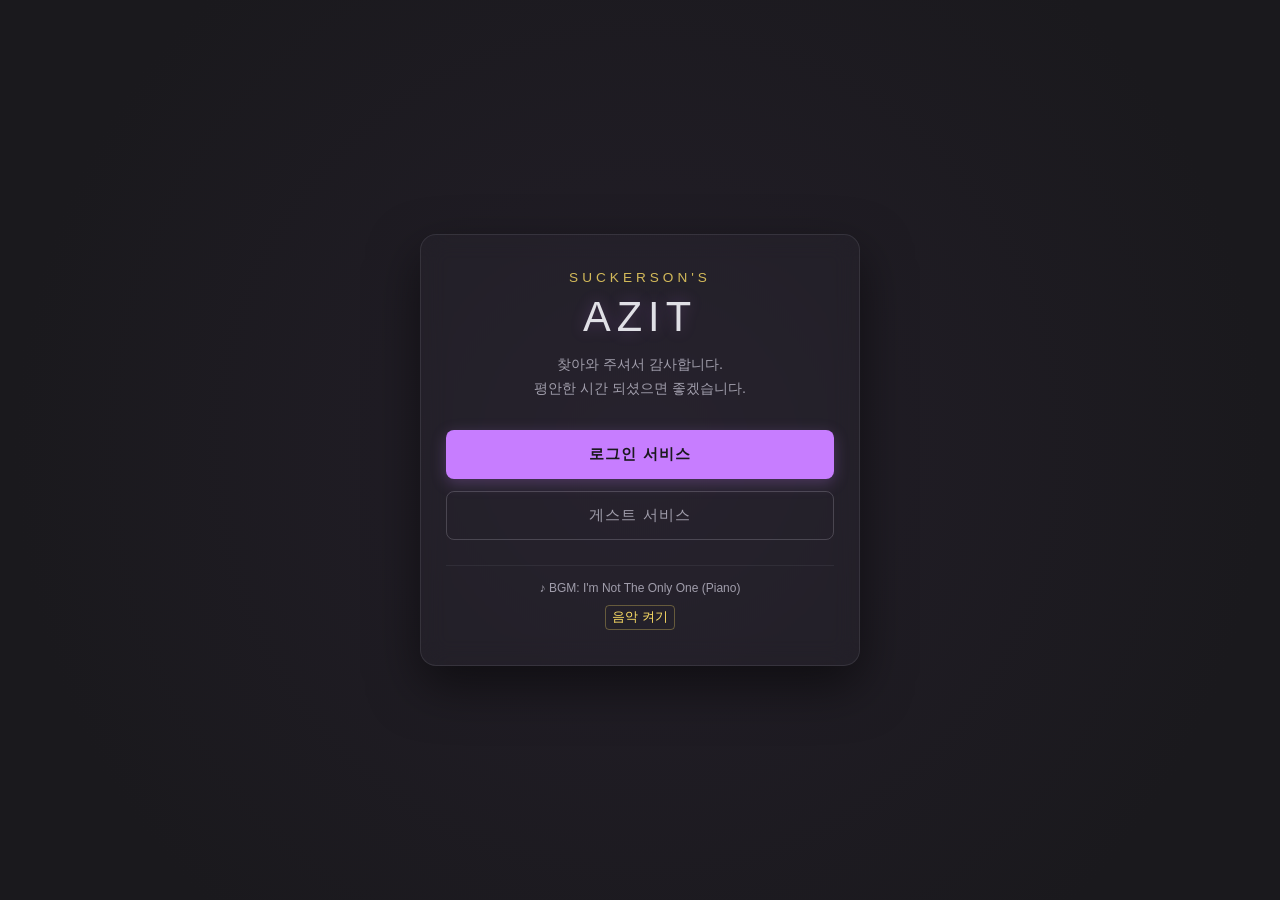
<file: src/main/resources/static/index.html>
<!DOCTYPE html>
<html lang="ko">
<head>
    <meta charset="UTF-8">
    <meta name="viewport" content="width=device-width, initial-scale=1.0">
    <title>MUZIK</title>
    <!-- cinema, cafe있음 space 구현중 -->
    <link rel="stylesheet" href="cinema.css">
</head>
<body>
<div class="vignette"></div>

<div class="container" id="content-area">
    <div class="brand-sub">suckerson's</div>
    <h1 class="brand-title">AZIT</h1>
    <p class="phrase">
        찾아와 주셔서 감사합니다.<br>
        평안한 시간 되셨으면 좋겠습니다.
    </p>

    <div class="button-group">
        <button type="button" onclick="navigateTo('login')" class="btn btn-login">로그인 서비스</button>
        <button onclick="showGuestMenu()" class="btn btn-guest">게스트 서비스</button>
    </div>

    <div class="music-player">
        <span>♪ BGM: I'm Not The Only One (Piano)</span>
        <button id="bgm-toggle" class="music-btn" onclick="toggleBGM()">음악 켜기</button>
    </div>


</div>


<div id="youtube-player"></div>

<script src="config.js"></script>
<script src="login.js"></script>
<script src="signup.js"></script>
<script src="gameMenu.js"></script>
<script src="index.js"></script>
</body>
</html>
</file>
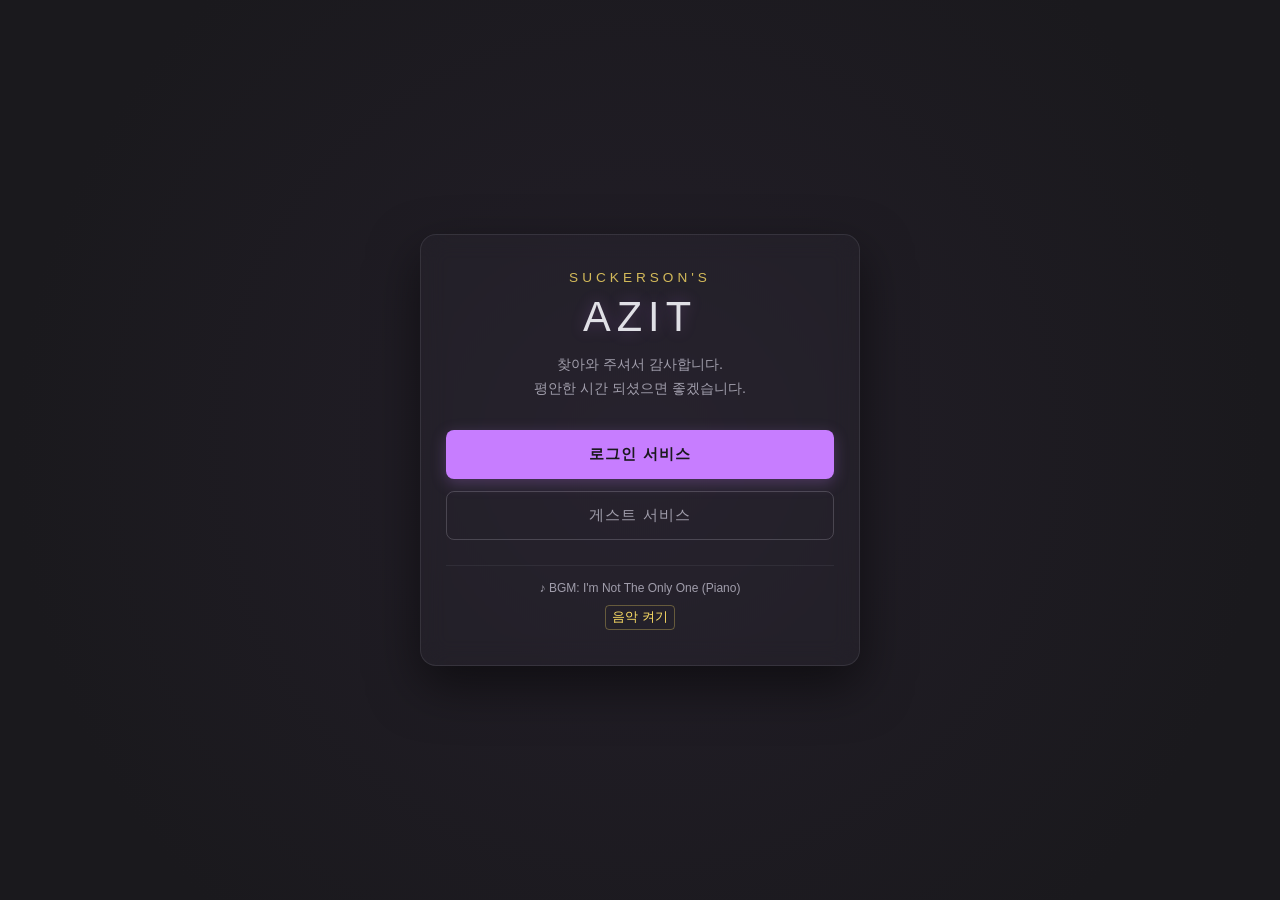
<file: src/main/resources/static/mafiaGame.html>
<!DOCTYPE html>
<html lang="ko">
<head>
    <meta charset="UTF-8">
    <title>MAFIA GAME - 대기실</title>
    <link rel="stylesheet" href="mafiaGame.css">
</head>
<body>
<header class="mafia-header">
    <div class="mafia-logo">
        MAFIA GAME
    </div>

    <div class="user-profile-bar">
    <span class="welcome-text">
        <b id="myInfo"
           onclick="location.href='mafiaMyPage.html'"
           style="cursor: pointer;">
            불러오는 중...
        </b>님 환영합니다!
    </span>

        <button type="button"
                id="gameMenuBtn"
                class="mafia-btn mafia-btn-dark">
            게임 메뉴
        </button>

        <button type="button"
                id="logoutBtn"
                class="mafia-btn mafia-btn-dark">
            로그아웃
        </button>
    </div>

</header>

<div class="mafia-container">
    <main class="main-content">

        <div class="content-header">
            <div class="section-title">
                ROOMS
            </div>

            <div class="room-actions">
                <button type="button"
                        id="refreshBtn"
                        class="mafia-btn mafia-btn-blood">
                    새로고침
                </button>

                <button type="button"
                        id="createRoomBtn"
                        class="mafia-btn mafia-btn-blood">
                    + 방 만들기
                </button>
            </div>
        </div>

        <div class="table-container">
            <table class="mafia-table">
                <thead>
                <tr>
                    <th>NO</th>
                    <th>방 제목</th>
                    <th>인원</th>
                    <th>상태</th>
                    <th>입장</th>
                </tr>
                </thead>

                <tbody id="roomListTable">
                <tr>
                    <td colspan="5">
                        방 목록을 불러오는 중...
                    </td>
                </tr>
                </tbody>
            </table>
        </div>

    </main>

    <aside class="sidebar">

        <div class="section-title friend-title">
            <span>FRIENDS</span>

            <button type="button"
                    class="mafia-btn mafia-btn-small"
                    onclick="location.href='friend.html?from=mafia'">
                관리
            </button>
        </div>

        <div class="friend-list" id="friendList">
            <div class="friend-loading">
                친구 목록 불러오는 중...
            </div>
        </div>

    </aside>

</div>

<div class="modal-overlay"
     id="createRoomModal"
     style="display: none;">
    <div class="modal-content">

        <div class="modal-title">
            CREATE MAFIA ROOM
        </div>

        <form id="createRoomForm">

            <div class="form-group">
                <label for="roomName">
                    방 제목
                </label>

                <input
                        type="text"
                        id="roomName"
                        class="form-control"
                        placeholder="방 제목을 입력하세요."
                        maxlength="30"
                        required>
            </div>

            <div class="form-group">
                <label for="maxPlayers">
                    최대 인원
                </label>

                <select id="maxPlayers"
                        class="form-control">
                    <option value="4">4명</option>
                    <option value="5">5명</option>
                    <option value="6">6명</option>
                    <option value="7">7명</option>
                    <option value="8">8명</option>
                    <option value="9">9명</option>
                    <option value="10">10명</option>
                    <option value="11">11명</option>
                    <option value="12">12명</option>
                </select>
            </div>

            <div class="modal-actions">
                <button
                        type="button"
                        id="cancelCreateBtn"
                        class="mafia-btn mafia-btn-dark">
                    취소
                </button>

                <button
                        type="submit"
                        class="mafia-btn mafia-btn-blood">
                    방 만들기
                </button>
            </div>

        </form>

    </div>
</div>

<script src="config.js"></script>
<script src="mafiaGame.js"></script>

</body>
</html>
</file>
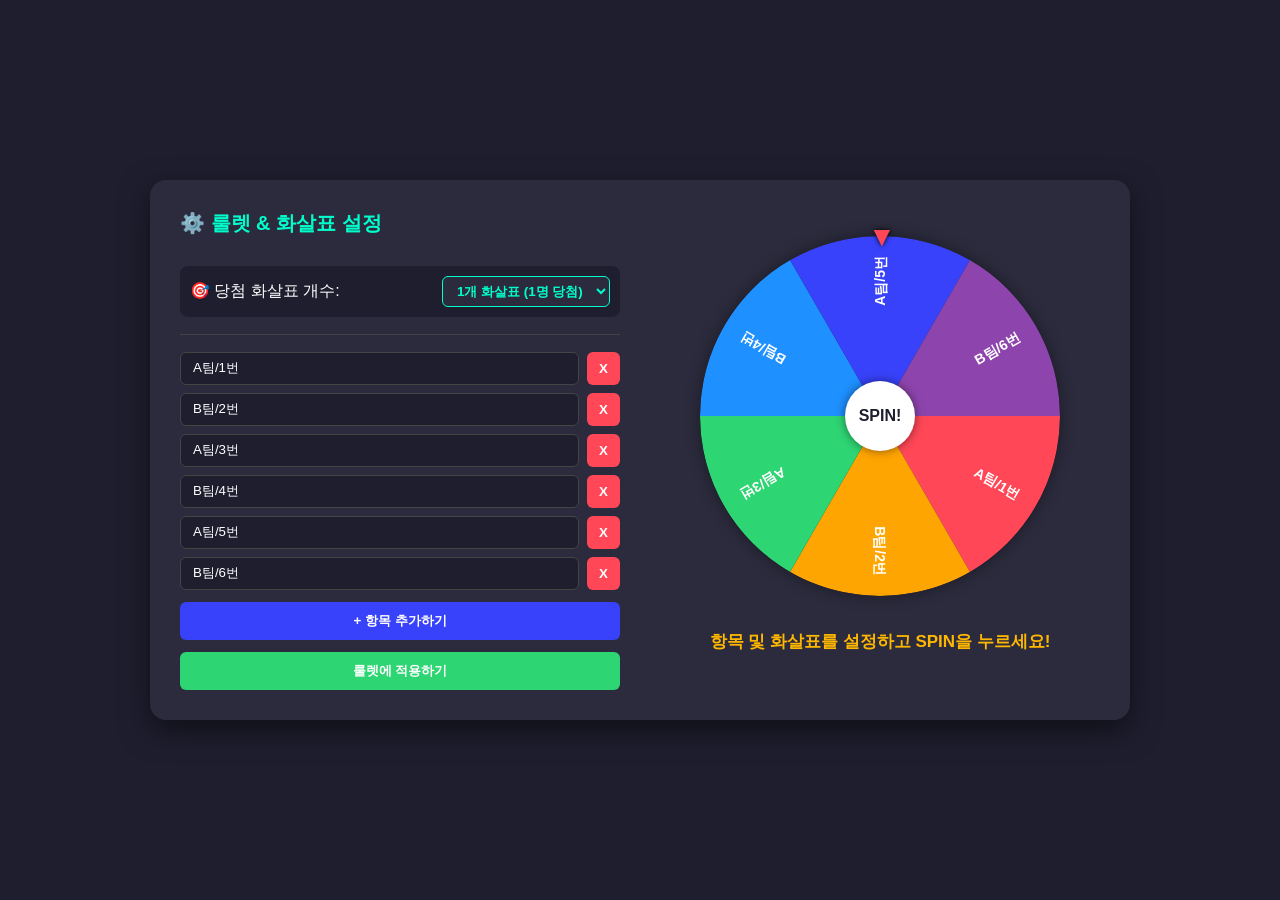
<file: src/main/resources/static/test/roulette.html>
<!DOCTYPE html>
<html lang="ko">
<head>
    <meta charset="UTF-8">
    <title>다중 화살표 가변 룰렛</title>
    <link rel="stylesheet" href="roulette.css">
</head>
<body>

<div class="main-wrapper">
    <!-- 좌측: 설정 패널 -->
    <div class="control-panel">
        <h2>⚙️ 룰렛 & 화살표 설정</h2>

        <!-- 화살표 개수 선택 -->
        <div class="arrow-setting">
            <label for="arrowCount">🎯 당첨 화살표 개수:</label>
            <select id="arrowCount" onchange="updateArrowCount()">
                <option value="1">1개 (1명 뽑기)</option>
            </select>
        </div>

        <hr>

        <div id="itemList" class="item-list"></div>
        <button type="button" class="btn add-btn" onclick="addItem()">+ 항목 추가하기</button>
        <button type="button" class="btn apply-btn" onclick="updateWheel()">룰렛에 적용하기</button>
    </div>

    <!-- 우측: 룰렛 원판 영역 -->
    <div class="wheel-section">
        <div class="roulette-container">
            <!-- 화살표들이 그려질 오버레이 레이어 -->
            <div id="arrowOverlay" class="arrow-overlay"></div>
            <canvas id="wheelCanvas" width="360" height="360"></canvas>
            <button id="spinBtn" class="spin-btn" onclick="spinWheel()">SPIN!</button>
        </div>

        <!-- 결과 출력 및 다시하기 -->
        <div class="result-box">
            <h2 id="resultText">항목 및 화살표를 설정하고 SPIN을 누르세요!</h2>
            <button id="resetBtn" class="btn reset-btn" onclick="resetSpin()" style="display: none;">🔄 다시 하기</button>
        </div>
    </div>
</div>

<script src="roulette.js"></script>
</body>
</html>
</file>
<file: src/main/resources/static/cinema.css>
:root {
    --bg-color: #1a191d;
    --card-bg: rgba(161, 158, 172, 0.04);
    --card-border: rgba(161, 158, 172, 0.15);

    --text-primary: #e0e0e6;
    --text-secondary: #a19eac;
    --accent-gold: #ffe066;

    --btn-main-bg: #c77dff;
    --btn-main-hover: #e0aaff;
    --btn-main-text: #1a191d;

    --glow-color: rgba(199, 125, 255, 0.25);
    --vignette-glow: rgba(197, 125, 255, 0.05);
}

* { box-sizing: border-box; margin: 0; padding: 0; }

body {
    background-color: var(--bg-color);
    color: var(--text-secondary);
    font-family: 'Pretendard', -apple-system, sans-serif;
    min-height: 100vh;
    display: flex;
    justify-content: center;
    align-items: center;
    overflow: hidden;
    position: relative;
}

.vignette {
    position: absolute;
    top: 0; left: 0; right: 0; bottom: 0;
    background: radial-gradient(circle at center, var(--vignette-glow) 0%, rgba(26, 25, 29, 0.95) 80%);
    pointer-events: none;
    z-index: 1;
}

.container {
    position: relative;
    z-index: 2;
    text-align: center;
    padding: 35px 25px;
    max-width: 440px;
    width: 90%;
    background: var(--card-bg);
    border: 1px solid var(--card-border);
    border-radius: 16px;
    backdrop-filter: blur(12px);
    box-shadow: 0 20px 50px rgba(0, 0, 0, 0.5);
}

.brand-sub {
    font-size: 0.85rem;
    letter-spacing: 4px;
    color: var(--accent-gold);
    text-transform: uppercase;
    margin-bottom: 8px;
    opacity: 0.8;
}

.brand-title {
    font-size: 2.6rem;
    font-weight: 300;
    letter-spacing: 6px;
    color: var(--text-primary);
    margin-bottom: 12px;
    text-shadow: 0 0 15px var(--glow-color);
}

.phrase {
    font-size: 0.9rem;
    font-weight: 300;
    color: var(--text-secondary);
    line-height: 1.6;
    margin-bottom: 30px;
    word-break: keep-all;
}

.button-group {
    display: flex;
    flex-direction: column;
    gap: 12px;
}

.btn {
    display: block;
    width: 100%;
    padding: 13px 0;
    border-radius: 8px;
    font-size: 0.95rem;
    letter-spacing: 1px;
    text-decoration: none;
    transition: all 0.3s ease;
    cursor: pointer;
    border: 1px solid transparent;
}

.btn-login {
    background-color: var(--btn-main-bg);
    color: var(--btn-main-text);
    font-weight: 600;
    box-shadow: 0 4px 15px var(--glow-color);
}

.btn-login:hover {
    background-color: var(--btn-main-hover);
    box-shadow: 0 6px 20px rgba(199, 125, 255, 0.4);
    transform: translateY(-1px);
}

.btn-guest {
    background-color: transparent;
    color: var(--text-secondary);
    border-color: rgba(161, 158, 172, 0.3);
}

.btn-guest:hover {
    color: var(--text-primary);
    border-color: rgba(224, 224, 230, 0.6);
    background-color: rgba(161, 158, 172, 0.05);
}

/* 게스트 메뉴 전용 스타일 */
.guest-grid {
    display: grid;
    grid-template-columns: repeat(3, 1fr);
    gap: 12px;
    margin-top: 20px;
}

.guest-card {
    background: rgba(161, 158, 172, 0.05);
    border: 1px solid rgba(161, 158, 172, 0.2);
    border-radius: 12px;
    padding: 16px 8px;
    cursor: pointer;
    transition: all 0.3s ease;
    text-align: center;
}

.guest-card:hover {
    background: rgba(199, 125, 255, 0.15);
    border-color: var(--btn-main-bg);
    transform: translateY(-3px);
    box-shadow: 0 6px 15px var(--glow-color);
}

.guest-card .icon { font-size: 1.8rem; margin-bottom: 6px; }
.guest-card h3 { color: var(--text-primary); font-size: 0.9rem; font-weight: 500; }
.guest-card p { font-size: 0.7rem; color: var(--text-secondary); margin-top: 4px; }

/* 사과 게임 전용 스타일 */
.game-header {
    display: flex;
    justify-content: space-between;
    align-items: center;
    margin-bottom: 12px;
    padding: 8px 12px;
    background: rgba(0, 0, 0, 0.3);
    border-radius: 8px;
    border: 1px solid var(--card-border);
}
.game-stat { font-size: 0.85rem; color: var(--text-primary); }
.game-stat span { color: var(--accent-gold); font-weight: bold; }

.apple-board {
    display: grid;
    grid-template-columns: repeat(10, 1fr);
    gap: 5px;
    user-select: none;
    touch-action: none;
    position: relative;
    background: rgba(0, 0, 0, 0.2);
    padding: 8px;
    border-radius: 10px;
}

.apple-cell {
    aspect-ratio: 1;
    background: rgba(199, 125, 255, 0.1);
    border: 1px solid rgba(199, 125, 255, 0.2);
    border-radius: 6px;
    display: flex;
    justify-content: center;
    align-items: center;
    font-size: 0.85rem;
    font-weight: 600;
    color: var(--text-primary);
    cursor: pointer;
    transition: background 0.15s, transform 0.1s;
}

.apple-cell.selected {
    background: var(--btn-main-bg) !important;
    color: var(--btn-main-text);
    transform: scale(0.92);
}

.apple-cell.removed {
    visibility: hidden;
    pointer-events: none;
}

.nav-back-btn {
    background: none;
    border: none;
    color: var(--text-secondary);
    font-size: 0.8rem;
    cursor: pointer;
    margin-bottom: 12px;
    display: inline-flex;
    align-items: center;
    gap: 4px;
}
.nav-back-btn:hover { color: var(--text-primary); }

.music-player {
    margin-top: 25px;
    padding-top: 15px;
    border-top: 1px solid rgba(161, 158, 172, 0.1);
    display: flex;
    flex-direction: column;
    align-items: center;
    justify-content: center;
    gap: 10px;
    font-size: 0.75rem;
    color: var(--text-secondary);
}
.music-controls {
    display: flex;
    align-items: center;
    gap: 10px;
}

.volume-control {
    display: flex;
    align-items: center;
    gap: 4px;
}

.volume-slider {
    -webkit-appearance: none;
    appearance: none;
    width: 65px;
    height: 4px;
    border-radius: 2px;
    background: rgba(255, 255, 255, 0.2);
    outline: none;
    cursor: pointer;
}

.volume-slider::-webkit-slider-thumb {
    -webkit-appearance: none;
    appearance: none;
    width: 10px;
    height: 10px;
    border-radius: 50%;
    background: var(--accent-gold);
    cursor: pointer;
}

.music-btn {
    background: none;
    border: none;
    color: var(--accent-gold);
    cursor: pointer;
    font-size: 0.8rem;
    outline: none;
    padding: 3px 6px;
    border-radius: 4px;
    border: 1px solid rgba(255, 224, 102, 0.3);
    transition: all 0.2s;
}

.music-btn:hover { background: rgba(255, 224, 102, 0.1); }
#youtube-player { display: none; }

/* ==========================================
   로그인/회원가입
   ========================================== */

.auth-container {
    position: relative;
    z-index: 2;
    text-align: center;
    padding: 35px 25px;
    max-width: 400px;
    width: 90%;
    background: var(--card-bg);
    border: 1px solid var(--card-border);
    border-radius: 16px;
    backdrop-filter: blur(12px);
    box-shadow: 0 20px 50px rgba(0, 0, 0, 0.5);
}

.auth-form {
    margin-top: 20px;
    display: flex;
    flex-direction: column;
    gap: 16px;
}

.input-group {
    display: flex;
    flex-direction: column;
    text-align: left;
    gap: 6px;
}

.input-group label {
    font-size: 0.8rem;
    color: var(--text-secondary);
    margin-left: 2px;
}

.input-group input {
    width: 100%;
    padding: 12px 14px;
    background: rgba(0, 0, 0, 0.25);
    border: 1px solid var(--card-border);
    border-radius: 8px;
    color: var(--text-primary);
    font-size: 0.9rem;
    outline: none;
    transition: all 0.25s ease;
}

.input-group input:focus {
    border-color: var(--btn-main-bg);
    box-shadow: 0 0 10px var(--glow-color);
    background: rgba(0, 0, 0, 0.4);
}

.input-group input::placeholder {
    color: rgba(161, 158, 172, 0.5);
    font-size: 0.85rem;
}

.button-group-vertical {
    display: flex;
    flex-direction: column;
    gap: 10px;
    margin-top: 10px;
}

.nav-back-link {
    color: var(--text-secondary);
    font-size: 0.8rem;
    text-decoration: none;
    transition: color 0.2s ease;
}

.nav-back-link:hover {
    color: var(--text-primary);
    text-decoration: underline;
}
</file>
<file: src/main/resources/static/mafiaGame.css>
* {
  box-sizing: border-box;
  }

html,
body {
margin: 0;
padding: 0;
width: 100%;
min-height: 100%;
}

body {
background:
radial-gradient(circle at 50% 20%, rgba(90, 20, 20, 0.18), transparent 45%),
linear-gradient(135deg, #0b0b0b 0%, #151515 50%, #090909 100%);
color: #d6d0c5;
font-family: Georgia, "Times New Roman", serif;
min-height: 100vh;
}

button,
input,
select {
font-family: inherit;
}

button {
cursor: pointer;
}

/* header */

.mafia-header {
height: 76px;
padding: 0 42px;

display: flex;
align-items: center;
justify-content: space-between;

background: rgba(8, 8, 8, 0.96);
border-bottom: 1px solid #4a3b32;
box-shadow: 0 4px 20px rgba(0, 0, 0, 0.6);

}

.mafia-logo {
color: #c8b9a3;
font-size: 28px;
font-weight: bold;
letter-spacing: 5px;
text-shadow: 2px 2px 4px #000;
}

.user-profile-bar {
display: flex;
align-items: center;
gap: 12px;
}

.welcome-text {
color: #8f8a82;
font-size: 14px;
}

.welcome-text b {
color: #b8a58e;
transition: color 0.2s;
}

.welcome-text b:hover {
color: #9b3b3b;
}

/* layout */

.mafia-container {
width: calc(100% - 80px);
max-width: 1500px;
min-height: calc(100vh - 116px);

margin: 20px auto;

display: grid;
grid-template-columns: minmax(0, 1fr) 280px;
gap: 20px;

}

.main-content,
.sidebar {
background: rgba(18, 18, 18, 0.94);
border: 1px solid #3d332d;
box-shadow:
0 8px 30px rgba(0, 0, 0, 0.5),
inset 0 0 30px rgba(0, 0, 0, 0.25);
}

/* section header */

.content-header {
height: 72px;
padding: 0 24px;

display: flex;
align-items: center;
justify-content: space-between;

border-bottom: 1px solid #3d332d;
background: rgba(10, 10, 10, 0.7);

}

.section-title {
color: #c4b6a3;
font-size: 22px;
font-weight: bold;
letter-spacing: 4px;
text-shadow: 1px 1px 3px #000;
}

.room-actions {
display: flex;
gap: 8px;
}

/* buttons */

.mafia-btn {
border: 1px solid #57473c;
padding: 9px 15px;

background: #191716;
color: #bfb5a8;

font-size: 13px;
letter-spacing: 0.5px;

transition:
    background 0.2s,
    color 0.2s,
    border-color 0.2s,
    transform 0.2s;

}

.mafia-btn:hover {
background: #28211e;
color: #e0d6c9;
border-color: #765d4e;
}

.mafia-btn:active {
transform: translateY(1px);
}

.mafia-btn-blood {
background: #351516;
border-color: #633234;
color: #c7aaa2;
}

.mafia-btn-blood:hover {
background: #4b1b1d;
border-color: #884447;
color: #e1c5bf;
}

.mafia-btn-dark {
background: #121212;
border-color: #3b3631;
}

.mafia-btn-small {
padding: 4px 10px;
font-size: 12px;
}

/* table */

.table-container {
width: 100%;
overflow-x: auto;
}

.mafia-table {
width: 100%;
border-collapse: collapse;
}

.mafia-table thead {
background: #141414;
}

.mafia-table th {
height: 48px;

color: #8f8275;
font-size: 12px;
font-weight: normal;
letter-spacing: 1px;

border-bottom: 1px solid #40362f;

}

.mafia-table td {
height: 58px;
padding: 10px 14px;

text-align: center;

color: #b5afa7;
font-size: 14px;

border-bottom: 1px solid #292624;

}

.mafia-table tbody tr {
transition: background 0.2s;
}

.mafia-table tbody tr:hover {
background: rgba(75, 27, 29, 0.18);
}

.mafia-table tbody tr:hover td {
color: #d0c6ba;
}

.join-room-btn {
padding: 6px 16px;

background: #211817;
border: 1px solid #63403e;

color: #bd9f99;

font-size: 12px;
cursor: pointer;

transition: all 0.2s;

}

.join-room-btn:hover {
background: #461c1e;
border-color: #874247;
color: #e0c4be;
}

/* friends */

.sidebar {
min-height: 500px;
}

.friend-title {
height: 72px;
padding: 0 18px;

display: flex;
align-items: center;
justify-content: space-between;

border-bottom: 1px solid #3d332d;

}

.friend-list {
padding: 10px;
}

.friend-loading {
padding: 20px 0;

color: #6e6963;
font-size: 13px;
text-align: center;

}

/* modal */

.modal-overlay {
position: fixed;
inset: 0;
z-index: 1000;

display: none;
align-items: center;
justify-content: center;

background: rgba(0, 0, 0, 0.78);
backdrop-filter: blur(3px);

}

.modal-content {
width: 420px;
max-width: calc(100% - 40px);

padding: 30px;

background:
    linear-gradient(
        rgba(25, 23, 22, 0.97),
        rgba(13, 13, 13, 0.98)
    );

border: 1px solid #5a4438;
box-shadow:
    0 20px 60px rgba(0, 0, 0, 0.8),
    inset 0 0 40px rgba(0, 0, 0, 0.4);

}

.modal-title {
margin-bottom: 28px;

color: #c8b9a5;
font-size: 22px;
font-weight: bold;
letter-spacing: 2px;
text-align: center;

}

.form-group {
margin-bottom: 20px;
}

.form-group label {
display: block;
margin-bottom: 8px;

color: #918579;
font-size: 13px;

}

.form-control {
width: 100%;
height: 42px;

padding: 0 12px;

background: #111111;
border: 1px solid #413832;

color: #d0c8be;
outline: none;

font-size: 14px;

}

.form-control::placeholder {
color: #55504b;
}

.form-control:focus {
border-color: #704044;
box-shadow: 0 0 8px rgba(112, 64, 68, 0.2);
}

select.form-control {
cursor: pointer;
}

.modal-actions {
display: flex;
gap: 10px;
margin-top: 28px;
}

.modal-actions .mafia-btn {
flex: 1;
}

/* empty room */

.mafia-table td[colspan] {
height: 160px;
color: #68625c;
}

/* responsive */

@media (max-width: 900px) {

.mafia-container {
    width: calc(100% - 30px);
    grid-template-columns: 1fr;
}

.sidebar {
    min-height: 300px;
}

.mafia-header {
    padding: 0 20px;
}

.mafia-logo {
    font-size: 22px;
    letter-spacing: 3px;
}

.welcome-text {
    display: none;
}

}

@media (max-width: 600px) {

.mafia-header {
    height: auto;
    min-height: 70px;
    padding: 14px 16px;

    gap: 10px;
}

.mafia-logo {
    font-size: 18px;
    letter-spacing: 2px;
}

.user-profile-bar {
    gap: 5px;
}

.mafia-btn {
    padding: 7px 9px;
    font-size: 11px;
}

.content-header {
    height: auto;
    min-height: 70px;
    padding: 14px;

    gap: 10px;
    flex-wrap: wrap;
}

.section-title {
    font-size: 18px;
}

.mafia-table th,
.mafia-table td {
    white-space: nowrap;
    padding: 8px;
}

.modal-content {
    padding: 22px;
}
}
.friend-item {
    display: flex;
    align-items: center;
    justify-content: space-between;
    padding: 12px 10px;
    border-bottom: 1px solid #292624;
}

.friend-item:last-child {
    border-bottom: none;
}

.friend-name-area {
    display: flex;
    align-items: center;
    gap: 10px;
    min-width: 0;
}

.friend-status {
    width: 8px;
    height: 8px;
    flex-shrink: 0;
    border-radius: 50%;
    box-shadow: 0 0 5px currentColor;
}

.friend-name {
    overflow: hidden;
    text-overflow: ellipsis;
    white-space: nowrap;
    font-size: 13px;
}

.friend-name.online {
    color: #c8c0b6;
}

.friend-name.playing {
    color: #9b4a4a;
}

.friend-name.offline {
    color: #66615c;
}

.friend-status-text {
    flex-shrink: 0;
    margin-left: 10px;
    font-size: 11px;
}
</file>
<file: src/main/resources/static/test/roulette.css>
body {
    background-color: #1e1e2f;
    color: #ffffff;
    font-family: 'Arial', sans-serif;
    display: flex;
    justify-content: center;
    align-items: center;
    min-height: 100vh;
    margin: 0;
}

.main-wrapper {
    display: flex;
    gap: 40px;
    background: #2b2b3d;
    padding: 30px;
    border-radius: 16px;
    box-shadow: 0 10px 30px rgba(0, 0, 0, 0.5);
    max-width: 920px;
    width: 100%;
}

.control-panel {
    flex: 1;
    display: flex;
    flex-direction: column;
    gap: 12px;
}

.control-panel h2 {
    margin-top: 0;
    color: #00ffcc;
    font-size: 20px;
}

.arrow-setting {
    display: flex;
    align-items: center;
    justify-content: space-between;
    background: #1e1e2f;
    padding: 10px;
    border-radius: 8px;
}

.arrow-setting select {
    padding: 6px 10px;
    border-radius: 6px;
    background: #2b2b3d;
    color: #00ffcc;
    border: 1px solid #00ffcc;
    font-weight: bold;
    outline: none;
}

hr {
    border: 0;
    height: 1px;
    background: #444;
    margin: 5px 0;
}

.item-list {
    display: flex;
    flex-direction: column;
    gap: 8px;
    max-height: 240px;
    overflow-y: auto;
}

.item-row {
    display: flex;
    gap: 8px;
}

.item-row input {
    flex: 1;
    padding: 8px 12px;
    border-radius: 6px;
    border: 1px solid #444;
    background: #1e1e2f;
    color: #fff;
    outline: none;
}

.wheel-section {
    flex: 1;
    display: flex;
    flex-direction: column;
    align-items: center;
    justify-content: center;
}

.roulette-container {
    position: relative;
    width: 360px;
    height: 360px;
    display: flex;
    justify-content: center;
    align-items: center;
}

/* 다중 화살표 레이어 */
.arrow-overlay {
    position: absolute;
    width: 100%;
    height: 100%;
    top: 0;
    left: 0;
    pointer-events: none;
    z-index: 10;
}

.pin {
    position: absolute;
    top: 50%;
    left: 50%;
    width: 0;
    height: 0;
    transform-origin: 0 0;
}

/* 화살표 역삼각형 스타일 */
.pin::after {
    content: '▼';
    position: absolute;
    top: -195px;
    left: -12px;
    font-size: 28px;
    color: #ff4757;
    text-shadow: 0 0 5px #000;
}

canvas {
    border-radius: 50%;
    box-shadow: 0 0 15px rgba(0, 0, 0, 0.4);
    transition: transform 4s cubic-bezier(0.15, 0.9, 0.15, 1);
}

.spin-btn {
    position: absolute;
    width: 70px;
    height: 70px;
    background: #ffffff;
    color: #1e1e2f;
    border: none;
    border-radius: 50%;
    font-size: 16px;
    font-weight: bold;
    cursor: pointer;
    box-shadow: 0 0 10px rgba(0,0,0,0.5);
    z-index: 15;
}

.spin-btn:hover { background: #00ffcc; }

.result-box {
    margin-top: 20px;
    text-align: center;
}

#resultText {
    font-size: 17px;
    color: #ffb700;
    margin-bottom: 10px;
    line-height: 1.4;
}

.btn {
    padding: 10px 14px;
    border: none;
    border-radius: 6px;
    font-weight: bold;
    cursor: pointer;
}

.add-btn { background: #3742fa; color: white; }
.apply-btn { background: #2ed573; color: white; }
.del-btn { background: #ff4757; color: white; padding: 0 12px; }
.reset-btn { background: #ffa502; color: white; font-size: 15px; }
</file>
